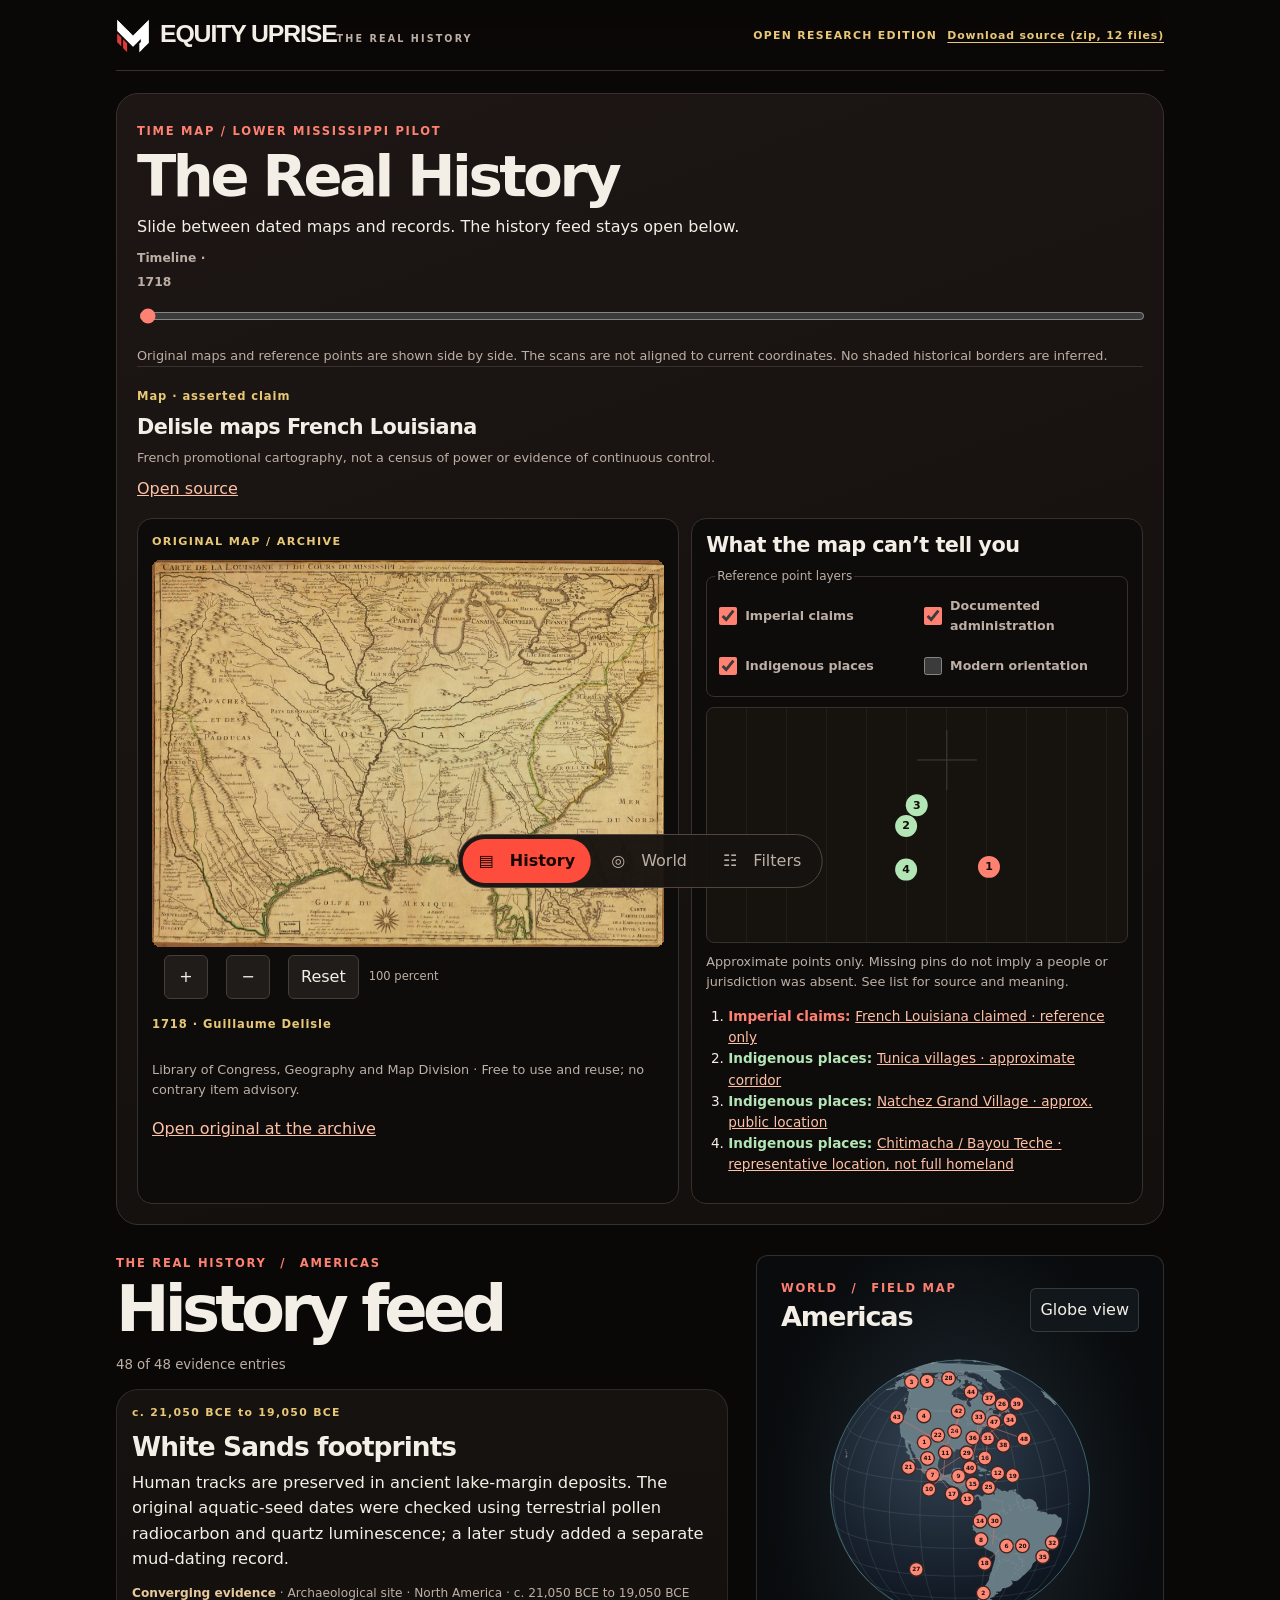
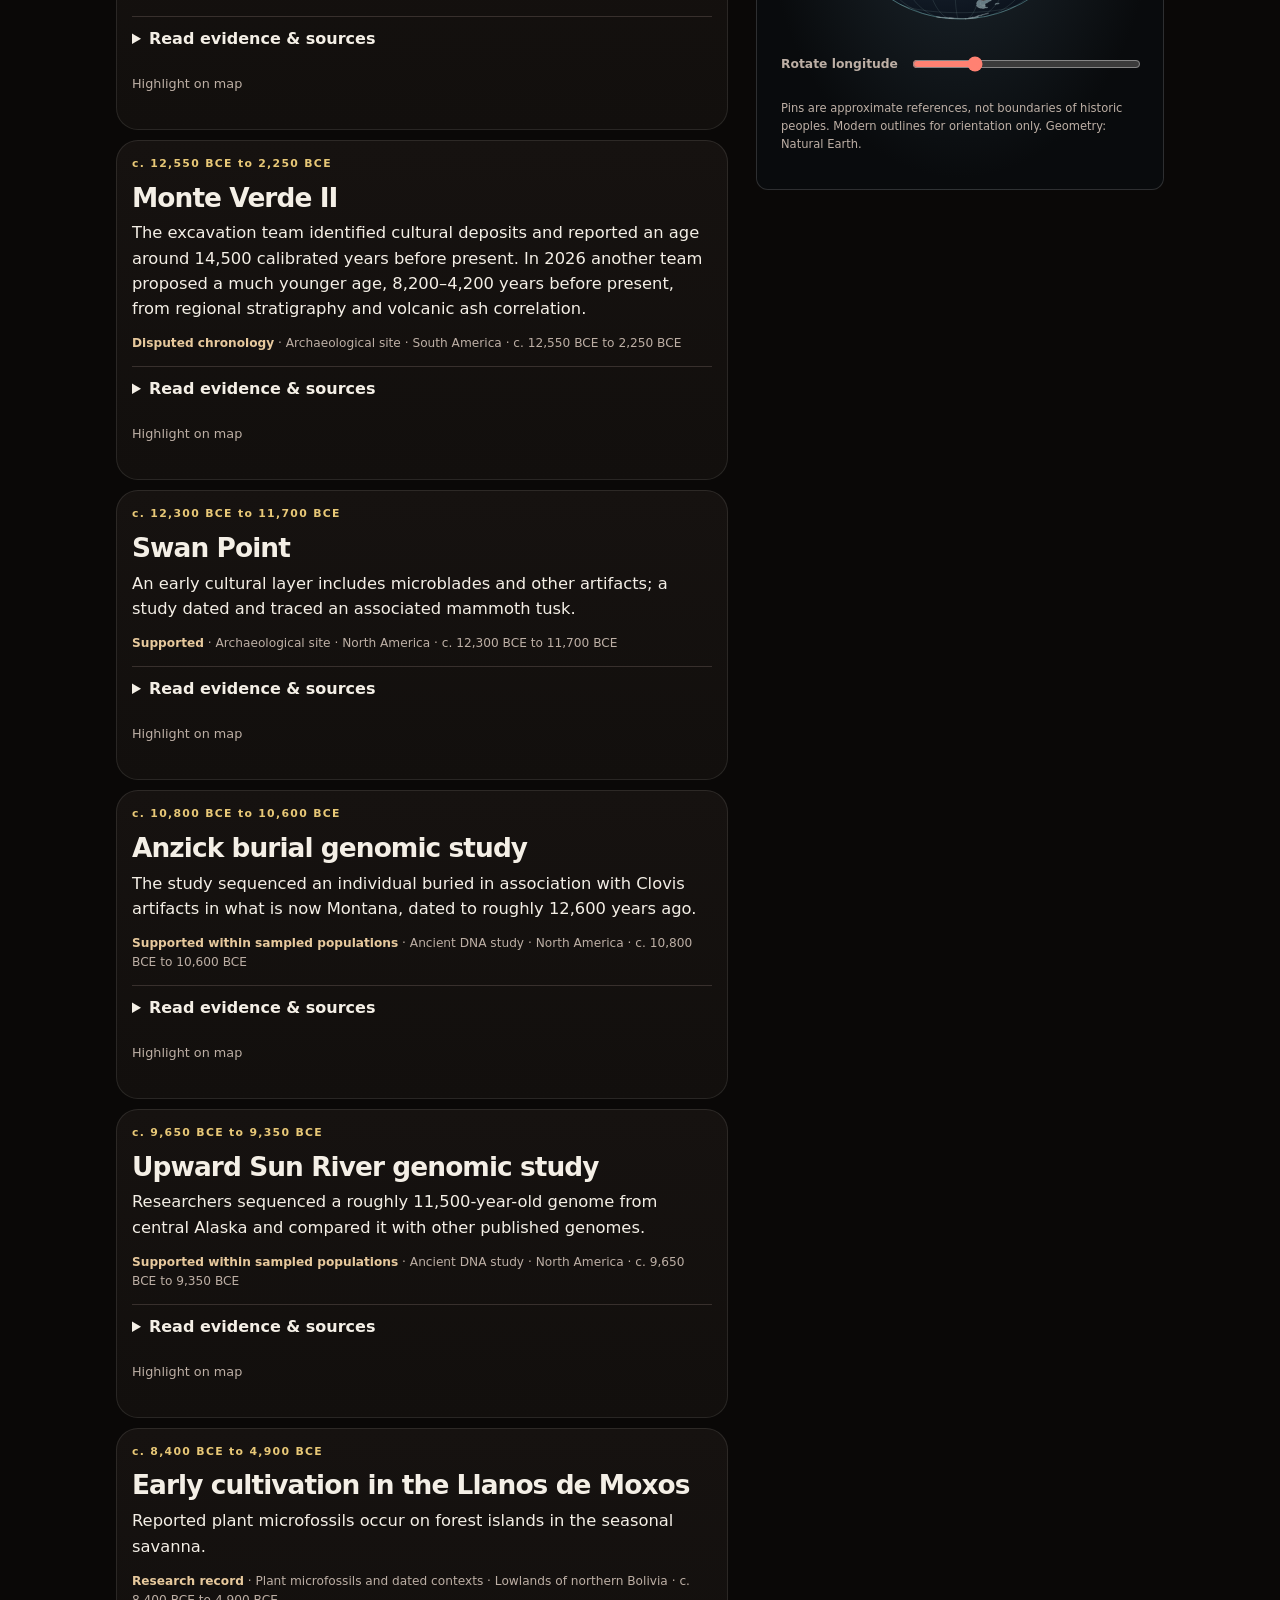
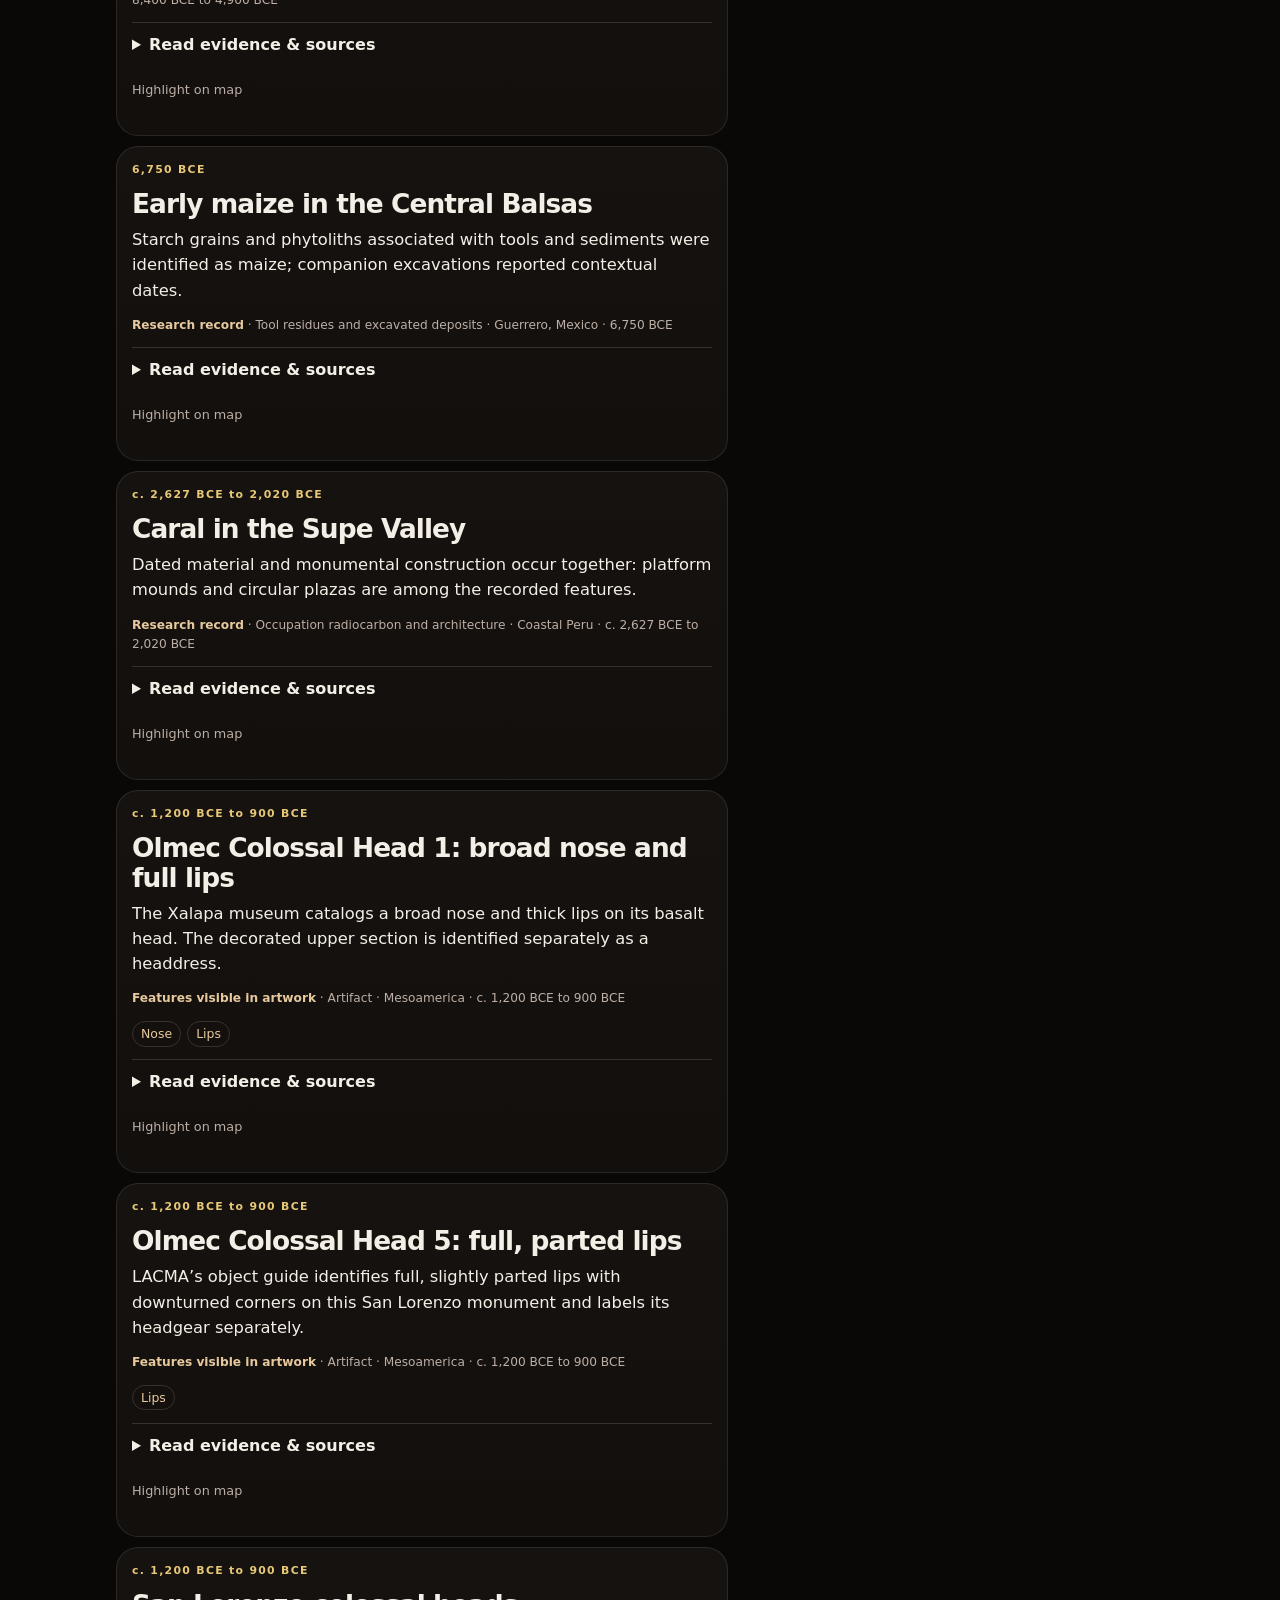
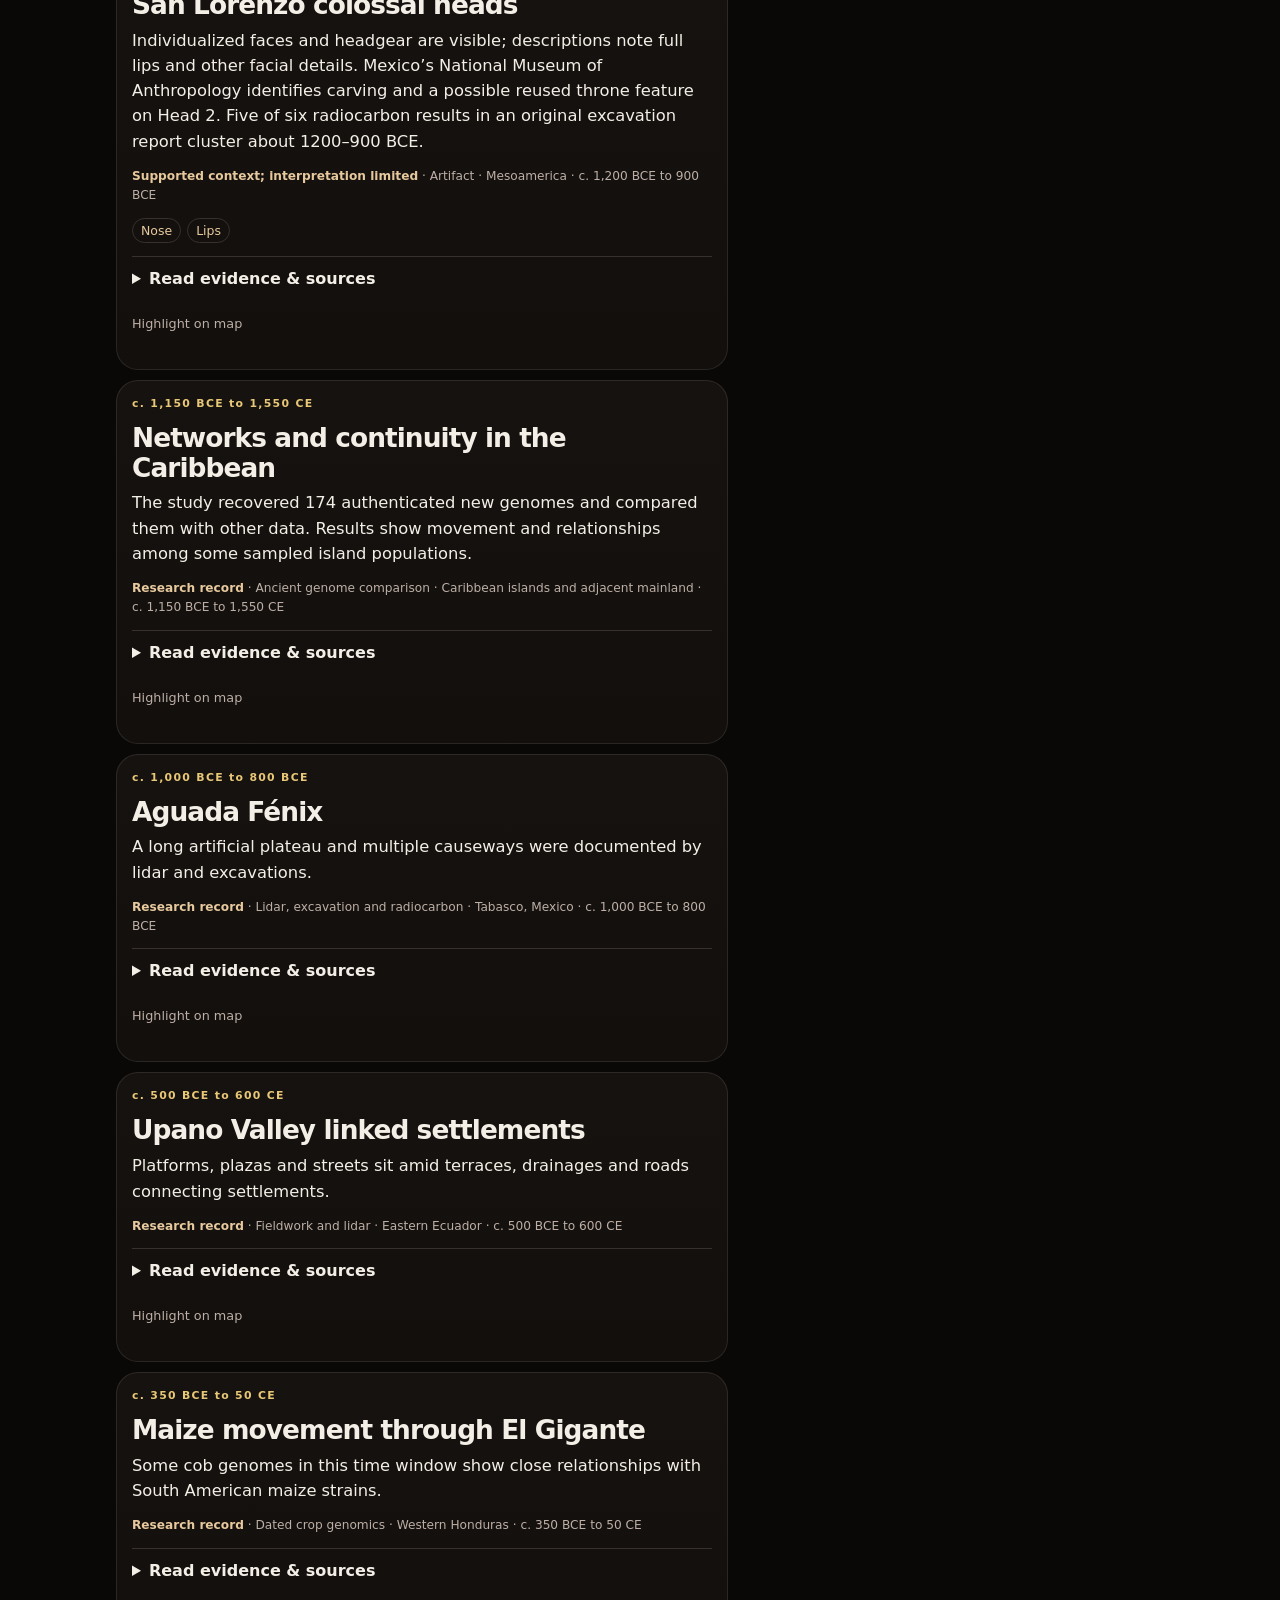
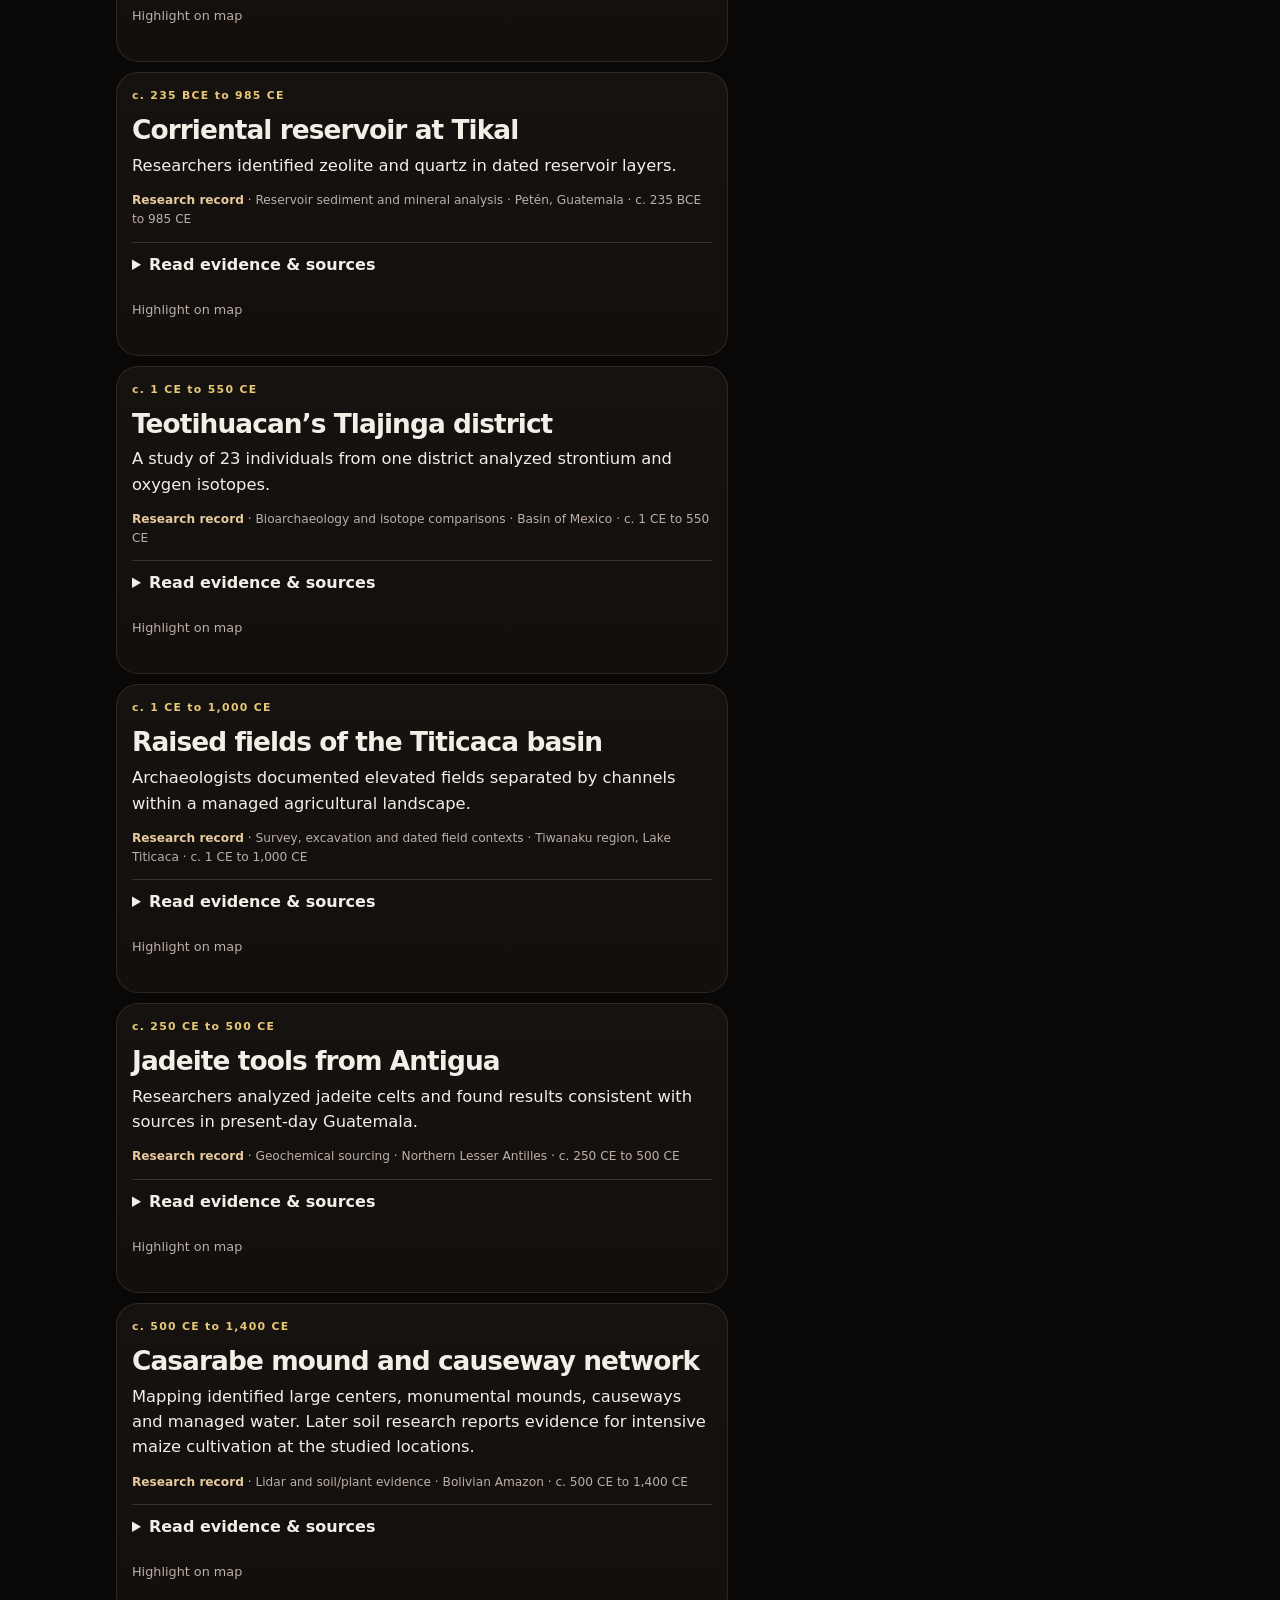
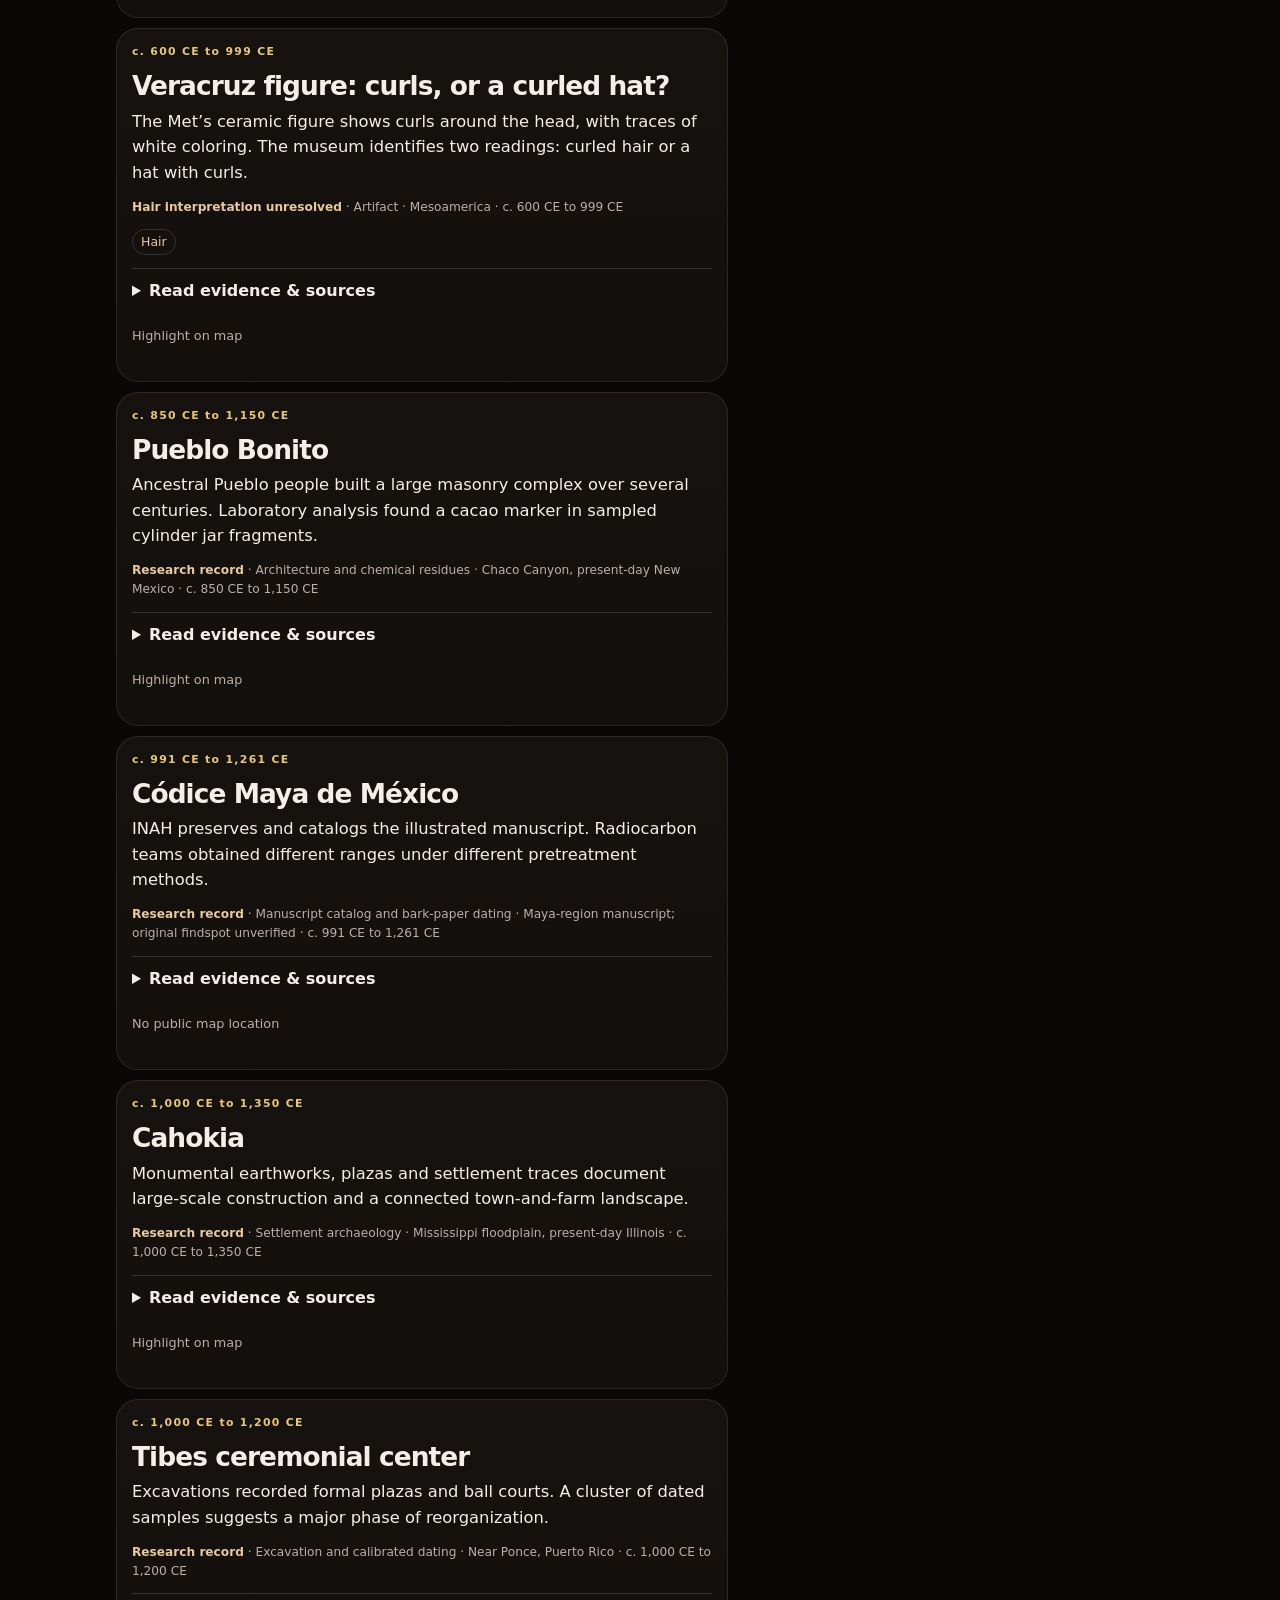
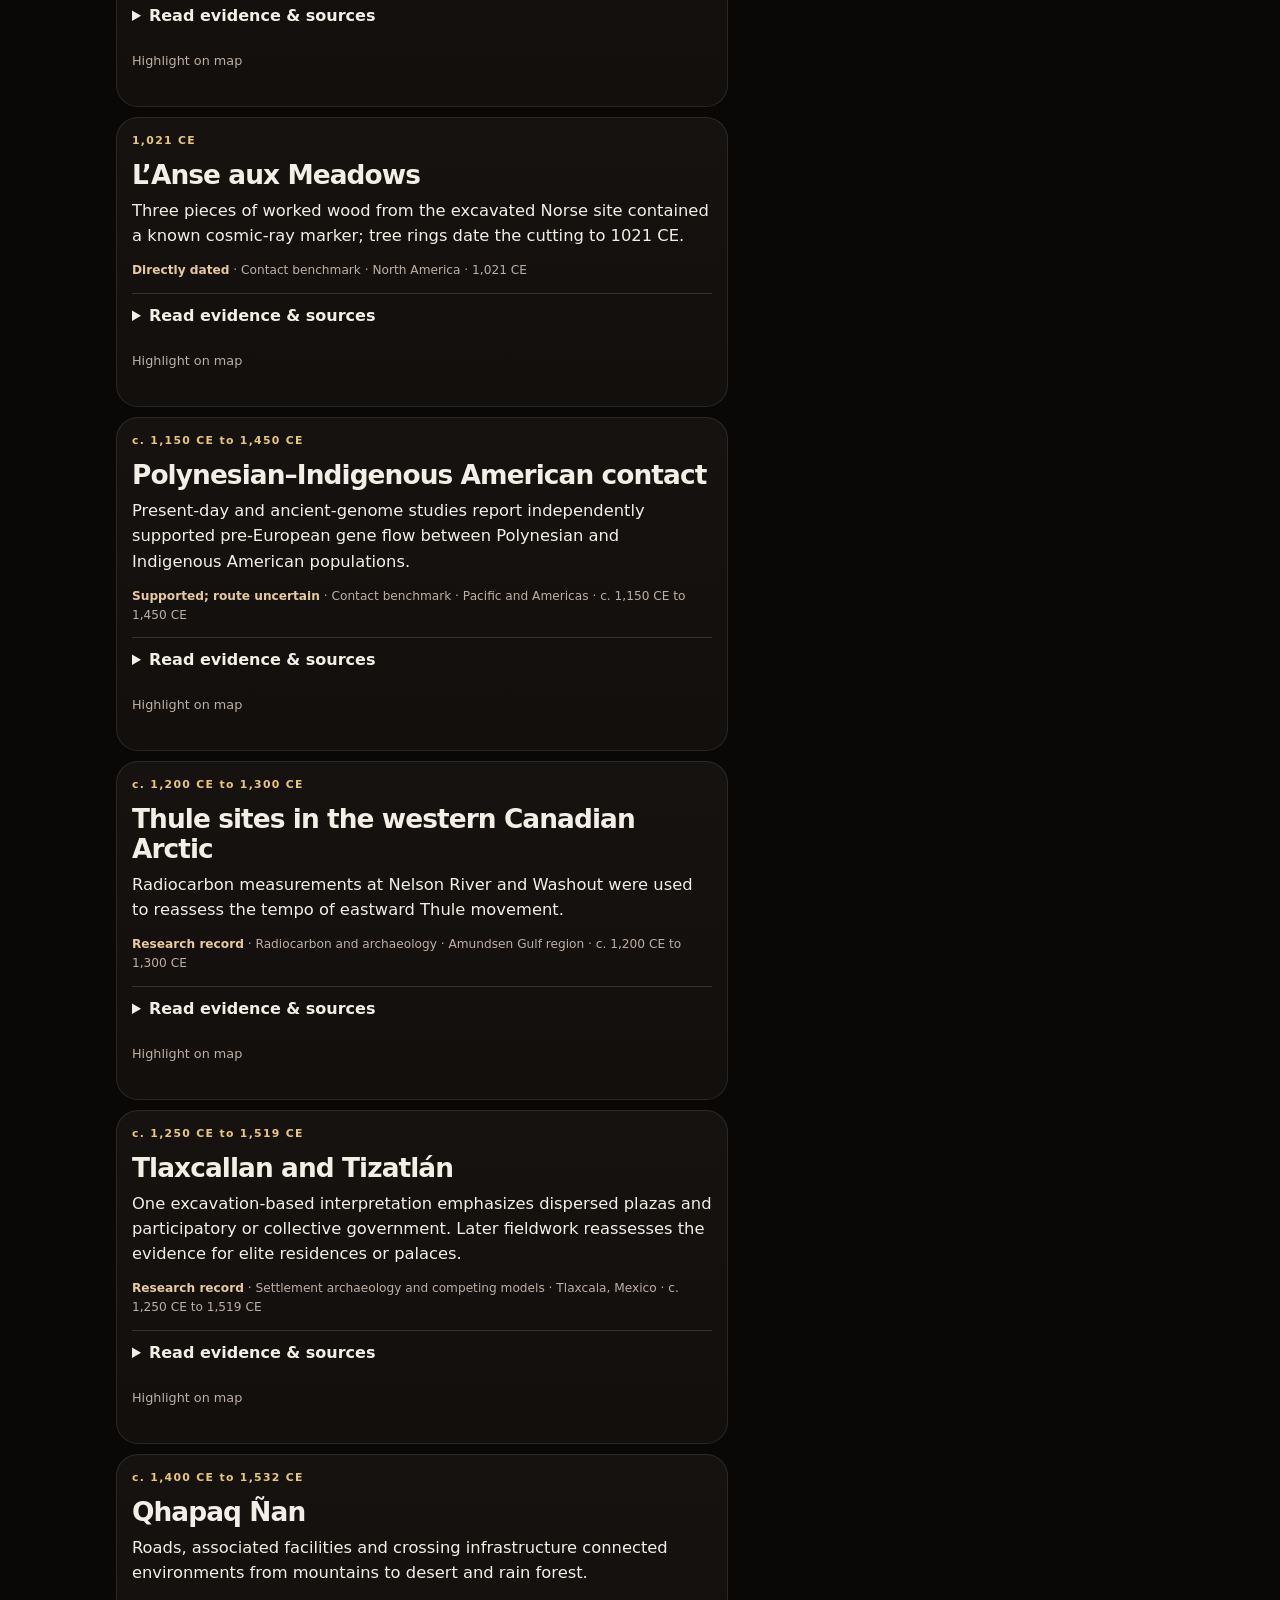
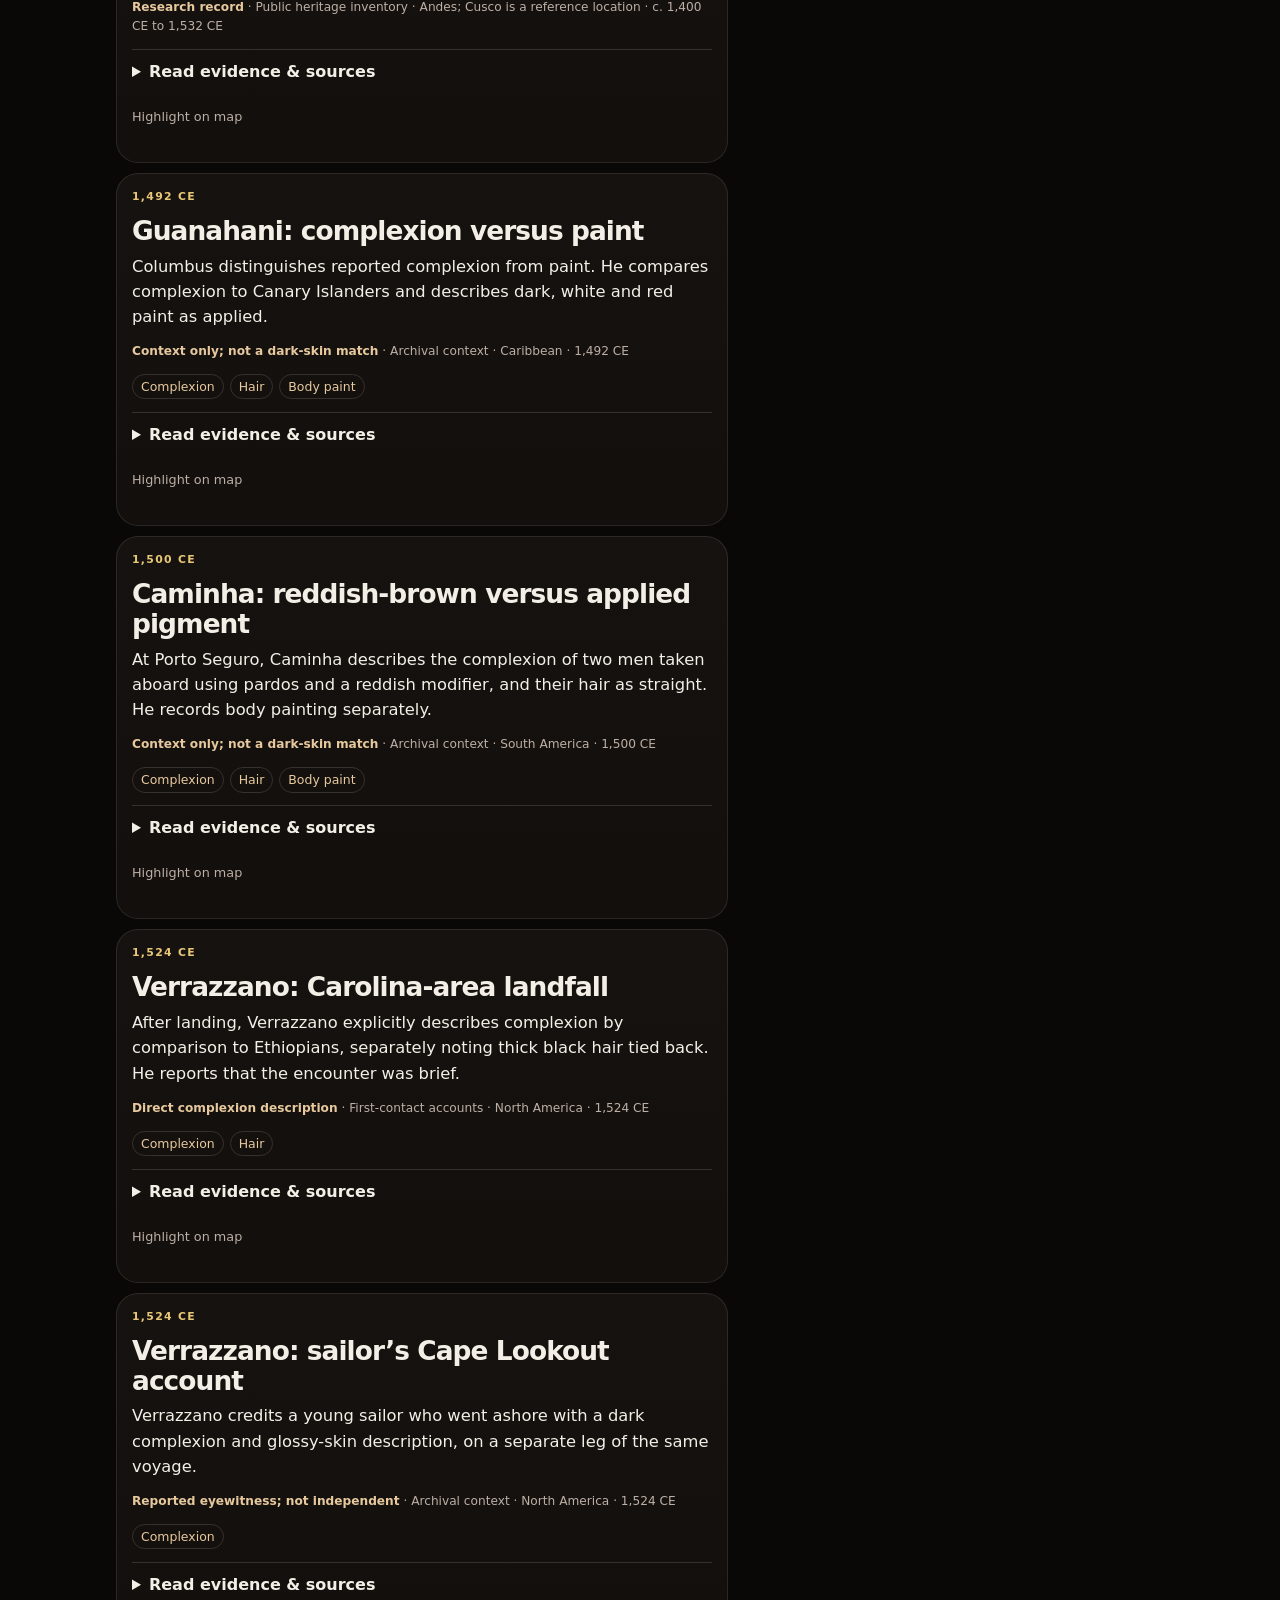
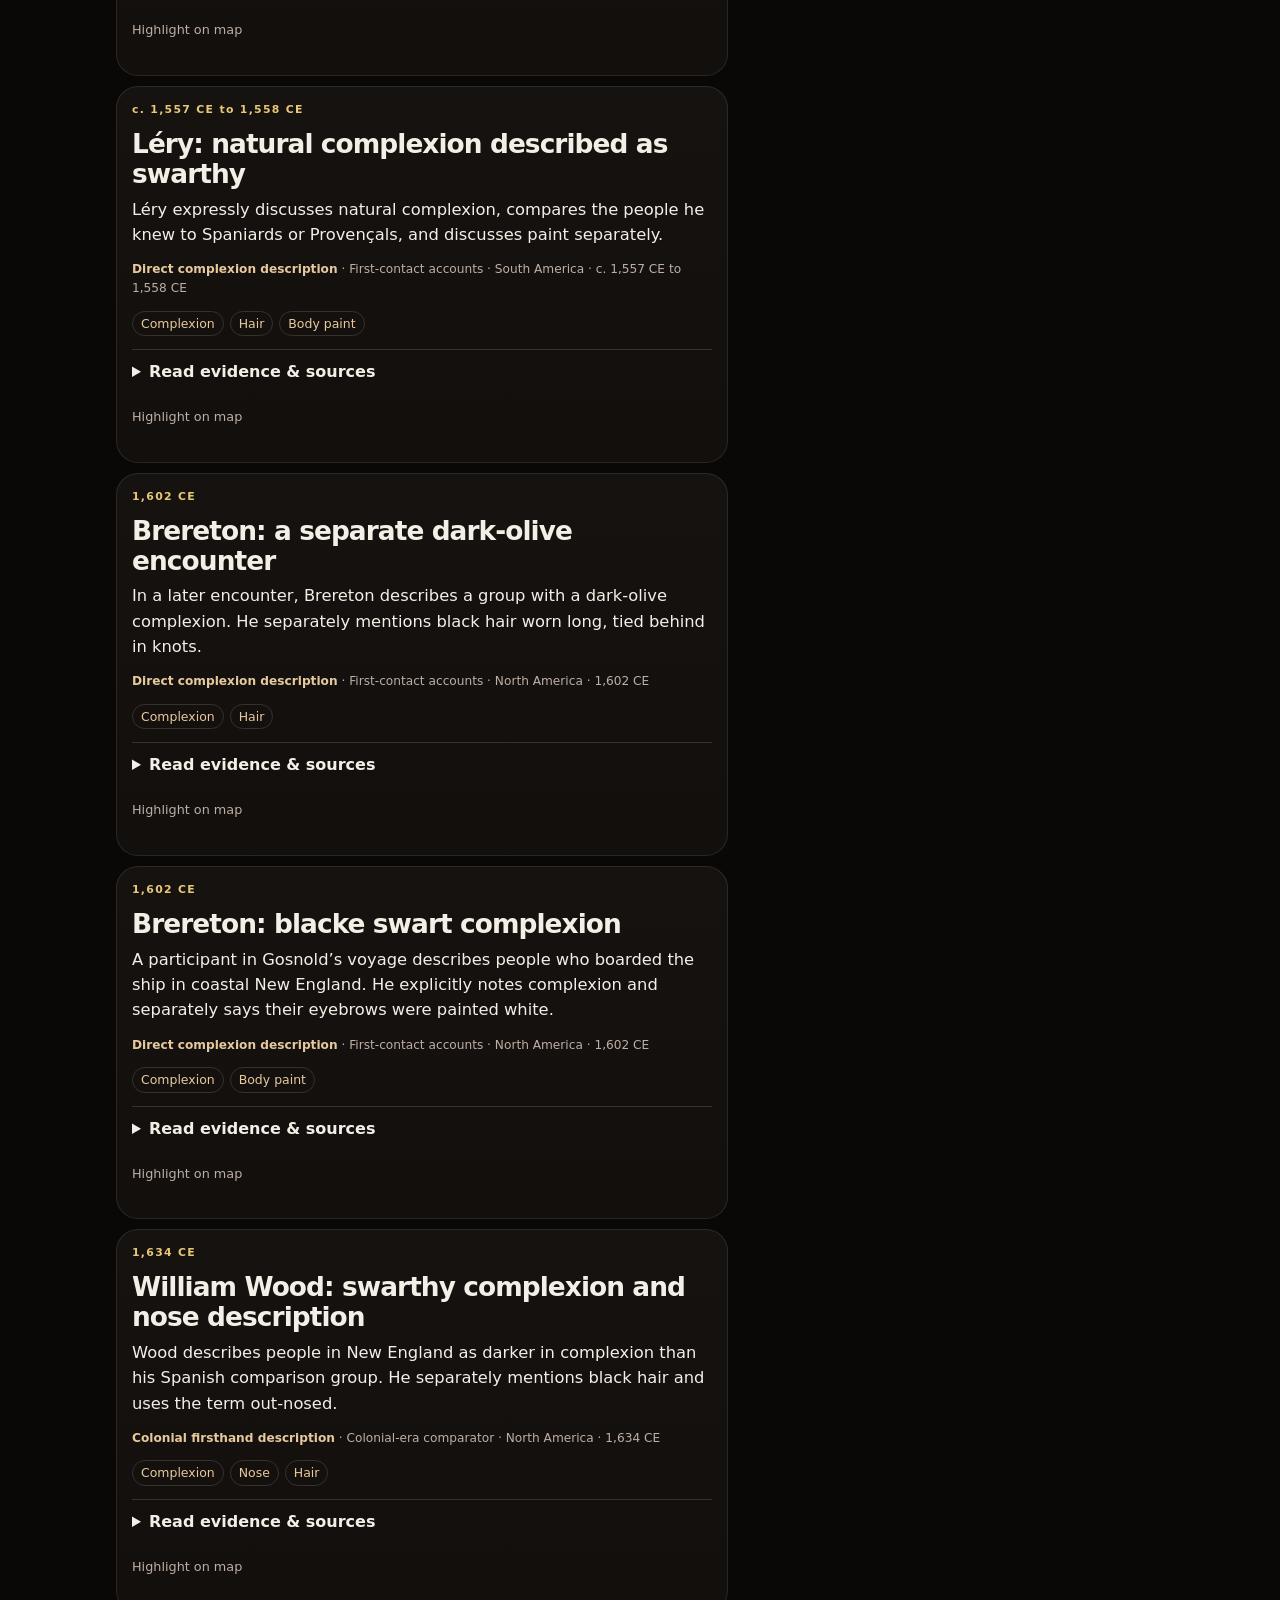
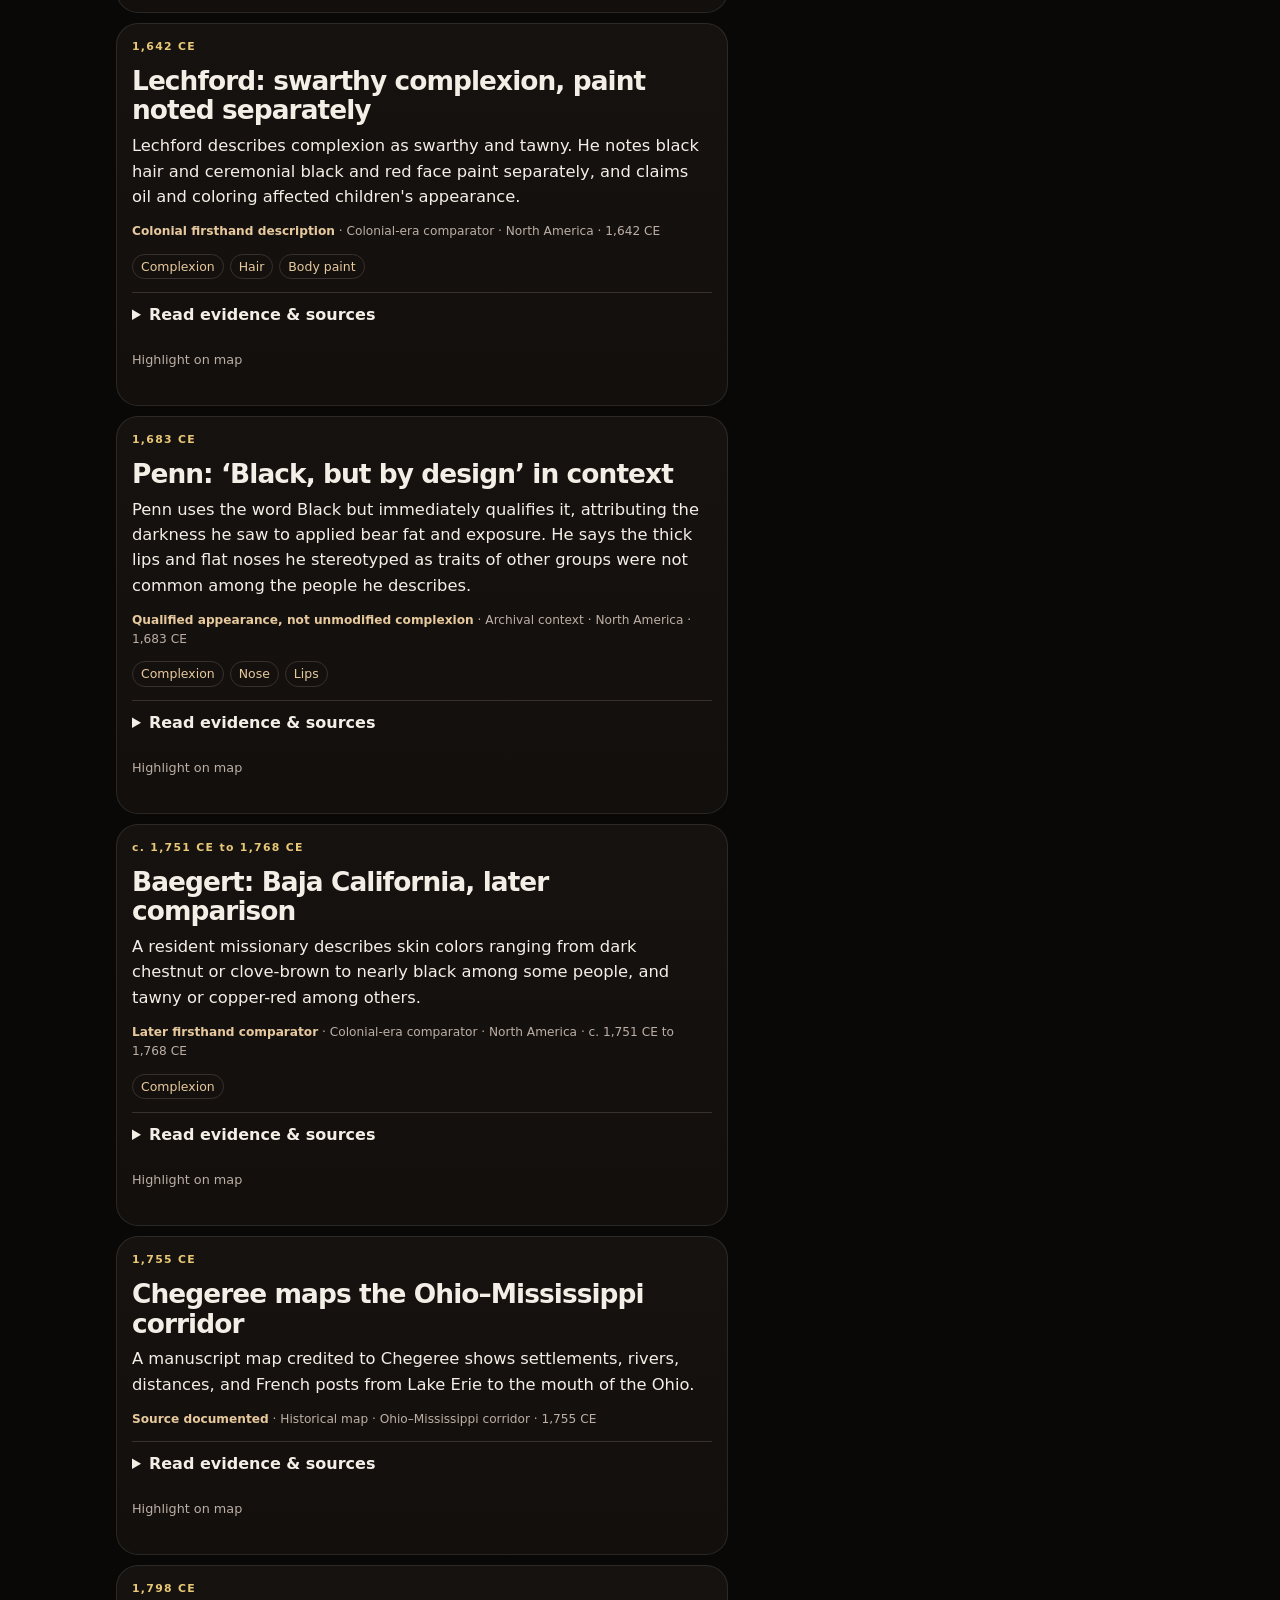
<file: index.html>
<!doctype html><html lang="en"><head><meta charset="utf-8"><meta name="viewport" content="width=device-width,initial-scale=1"><meta name="description" content="Explore a source-linked atlas of the Americas and a historical map timeline for the Lower Mississippi."><title>The Real History | Americas Atlas</title><link rel="stylesheet" href="style.css"><script src="app.js" defer></script></head><body class="mn"><a class="skip" href="#results">Skip to history</a><header class="mn__top"><div class="mn__brand"><img class="mn__brand-mark" alt="" src="[data-uri]"><div><strong>Equity Uprise</strong><small>The Real History</small></div></div><span class="edition">OPEN RESEARCH EDITION</span> <a class="source-zip" href="The-Real-History-v6.zip" download>Download source (zip, 12 files)</a></header><main><section class="timeline" aria-labelledby="timeline-heading"><p class="eyebrow">TIME MAP / LOWER MISSISSIPPI PILOT</p><h1 id="timeline-heading">The Real History</h1><p>Slide between dated maps and records. The history feed stays open below.</p><label for="time-slider">Timeline · <output for="time-slider" id="time-date"></output></label><input type="range" id="time-slider" min="0" step="1" value="0"><div class="time-context">Original maps and reference points are shown side by side. The scans are not aligned to current coordinates. No shaded historical borders are inferred.</div><div id="time-card" aria-live="polite"></div><div class="atlas-comparison"><figure><figcaption>ORIGINAL MAP / ARCHIVE</figcaption><div id="scan-pane"></div></figure><section aria-labelledby="points-title"><h2 id="points-title">What the map can’t tell you</h2><fieldset id="map-layers"><legend>Reference point layers</legend><label><input type="checkbox" id="layer-claim" checked> Imperial claims</label><label><input type="checkbox" id="layer-control" checked> Documented administration</label><label><input type="checkbox" id="layer-indigenous" checked> Indigenous places</label><label><input type="checkbox" id="layer-modern"> Modern orientation</label></fieldset><svg id="pilot-points" viewBox="0 0 420 235" role="group" aria-label="Reference points for this timeline stop"></svg><p class="time-context">Approximate points only. Missing pins do not imply a people or jurisdiction was absent. See list for source and meaning.</p><ol id="pilot-key"></ol></section></div></section><div class="atlas"><section class="results" id="results" aria-labelledby="results-title"><p class="eyebrow">THE REAL HISTORY　/　AMERICAS</p><h2 id="results-title">History feed</h2><p class="count" id="count" role="status">Loading evidence…</p><div id="cards" class="mn__feed"></div></section><div class="map-panel"><div class="panel-head"><div><p class="eyebrow">WORLD　/　FIELD MAP</p><h2>Americas</h2></div><button id="view" type="button" aria-pressed="true">Globe view</button></div><svg id="map" viewBox="0 0 680 570" role="group" aria-label="Interactive map of evidence locations"><defs><radialGradient id="ocean" cx=".43" cy=".32" r=".72"><stop stop-color="#354454"/><stop offset="1" stop-color="#0a111b"/></radialGradient></defs><g id="base"></g><g id="pins"></g></svg><label class="rotate" id="rotation-label">Rotate longitude <input type="range" id="rotation" min="-180" max="180" step="1" value="-87"></label><p class="map-note">Pins are approximate references, not boundaries of historic peoples. Modern outlines for orientation only. Geometry: Natural Earth.</p></div>
</div><dialog id="drawer"><header><h2>Filter history</h2><button id="close">Close</button></header><form class="filters" id="filters" aria-label="Filter evidence"><label>Search evidence<input id="query" type="search" placeholder="Place, claim, or source"></label><label>Region<select id="region"><option value="">All regions</option></select></label><label>Source type<select id="kind"><option value="">All source types</option></select></label><label>Evidence status<select id="status"><option value="">All statuses</option></select></label><label>Period<select id="period"><option value="">All periods</option><option value="early">Before 1 CE</option><option value="pre">1–1491 CE</option><option value="modern">1492 CE onward</option><option value="undated">Undated</option></select></label><label>Appearance evidence<select id="trait"><option value="">All traits</option></select></label><label class="scope-choice"><input type="checkbox" id="strict-complexion"> Direct complexion accounts only</label><p class="scope-note">Appearance tags describe what the source shows or says, not ancestry. Use Source type to separate eyewitness accounts, archival context, and art.</p><button type="reset">Reset</button></form></dialog></main><nav aria-label="History navigation"><button id="feedTab">▤　History</button><button id="mapTab">◎　World</button><button id="filterTab">☷　Filters</button></nav><footer class="site-foot"><p><a class="source-zip" href="The-Real-History-v6.zip" download>Download source (zip, 12 files)</a>. Editable atlas source, including the standalone page, scripts, evidence data and map scans.</p></footer></body></html>
</file>
<file: style.css>
:root{color-scheme:dark;--bg:#0c1920;--panel:#12252d;--line:#34515b;--ink:#f1f1df;--muted:#bdced0;--gold:#f7cc7f;--sea:#73dccc}*{box-sizing:border-box}body{margin:0;background:radial-gradient(ellipse at 82% 6%,#163a43,transparent 55%),var(--bg);color:var(--ink);font:16px/1.56 system-ui,sans-serif}.skip{position:absolute;left:15px;top:-80px;padding:.4rem;background:var(--bg)}.skip:focus{top:6px;z-index:10}.mast,main,footer{max-width:1430px;margin:auto;padding-inline:clamp(16px,4vw,60px)}.mast{display:flex;justify-content:space-between;align-items:center;gap:10px;padding-block:22px;border-bottom:1px solid var(--line)}.brand,.eyebrow,.pill{font:700 .72rem/1.4 system-ui,sans-serif;letter-spacing:.15em}.brand span{font-size:1rem;color:var(--gold);margin-right:8px}.pill{border:1px solid var(--line);padding:.45rem .65rem;border-radius:2rem;color:var(--muted);text-align:center}.intro{padding-block:clamp(34px,8vw,84px) 30px}.eyebrow{color:var(--sea);margin:0 0 6px}.intro h1{font:400 clamp(2.9rem,6.7vw,6.15rem)/.98 Georgia,serif;letter-spacing:-.045em;margin:12px 0 18px}.intro p:last-child{max-width:54ch;color:var(--muted)}.filters{display:grid;grid-template-columns:2fr repeat(4,minmax(0,1fr)) auto;gap:10px;padding:14px;border:1px solid var(--line);border-radius:10px;background:#10242c;align-items:end}label{display:grid;gap:5px;color:var(--muted);font-size:.77rem;font-weight:650}input,select,button{font:inherit;color:var(--ink);background:#0b1c23;border:1px solid #4f6d74;border-radius:6px;min-height:44px;padding:7px 9px;min-width:0;width:100%}button{cursor:pointer;width:auto}button:hover,.active button,.select-card[aria-pressed=true]{border-color:var(--gold);color:var(--gold)}input[type=range]{accent-color:var(--sea);padding:0}.atlas{display:grid;grid-template-columns:minmax(0,1.35fr) minmax(0,1fr);gap:20px;align-items:start;margin-top:20px}.map-panel,.results{border:1px solid var(--line);border-radius:12px;background:var(--panel);padding:clamp(12px,2vw,24px)}.map-panel{position:sticky;top:12px}.panel-head{display:flex;justify-content:space-between;gap:10px;align-items:center}h2{font:400 2.25rem/1.08 Georgia,serif;margin:3px 0 8px}svg{display:block;width:100%;max-height:65vh}.map-note,.count,footer{color:var(--muted);font-size:.83rem}.rotate{grid-template-columns:auto 1fr;align-items:center;gap:12px}.card{background:#102029;border:1px solid var(--line);padding:15px;margin:12px 0;border-radius:8px}.card.active{border-color:var(--gold)}.card h3{margin:8px 0;font:400 1.4rem/1.2 Georgia,serif}.card p,.card ul{margin:.3rem 0 .8rem}.meta{font-size:.76rem;color:var(--muted)}.tag{color:var(--gold);font-weight:700}.card dt{color:#aee9e0;font-size:.79rem;font-weight:800}.card dd{margin:0 0 .65rem}.card button{margin-bottom:8px}.pin{cursor:pointer}.pin .halo{fill:#eac06e;stroke:#0e2833;stroke-width:2.5}.pin[data-selected=true] .halo,.pin:focus .halo{fill:#a5f4d8;stroke:white;stroke-width:3}.pin text{pointer-events:none;font:700 11px system-ui;fill:#14252d;text-anchor:middle;dominant-baseline:central}a{color:#a5f4dc;overflow-wrap:anywhere}:focus-visible{outline:3px solid #ffe1a1;outline-offset:3px}footer{padding-block:28px}@media(max-width:900px){.filters{grid-template-columns:repeat(3,minmax(0,1fr))}.atlas{grid-template-columns:1fr}.map-panel{position:static}svg{max-height:56vh}}@media(max-width:480px){.filters{grid-template-columns:1fr 1fr}.filters label:first-child{grid-column:1/-1}.mast .pill{font-size:.61rem}h2{font-size:1.8rem}}

[hidden]{display:none!important}

.record{border-inline-start:3px solid var(--gold);background:#142a33;padding:.65rem .8rem;border-radius:0 6px 6px 0;margin:.8rem 0}.record h4{margin:0;color:var(--gold);font-size:1.05rem}.record dl{margin:.5rem 0 0}.record blockquote{white-space:pre-line;margin:0;font:1.03rem/1.45 Georgia,serif}.record dd:last-child{margin-bottom:0}

.filters{grid-template-columns:2fr repeat(5,minmax(0,1fr)) auto}.scope-choice{display:flex;align-items:center;grid-column:1/-1;gap:.55rem;min-height:32px}.scope-choice input{width:20px;height:20px;min-height:0;accent-color:var(--sea)}.traits{display:flex;flex-wrap:wrap;gap:6px;list-style:none;padding:0}.traits li{border:1px solid var(--line);padding:2px 8px;border-radius:99px;color:#aee9e0;font-size:.78rem}.visual{display:inline-block;margin-bottom:12px}@media(max-width:900px){.filters{grid-template-columns:repeat(3,minmax(0,1fr))}}@media(max-width:480px){.filters{grid-template-columns:1fr 1fr}}

.scope-note{grid-column:1/-1;margin:0;color:var(--muted);font-size:.8rem}

.mn {
  --mn-bg: #0a0807;
  --mn-raise: #141110;
  --mn-raise-2: #1c1816;
  --mn-ink: #f4efe6;
  --mn-dim: #ada296;
  --mn-faint: #7a7068;
  --mn-rule: rgba(244, 239, 230, 0.1);
  --mn-rule-2: rgba(244, 239, 230, 0.16);
  --mn-hot: #ff4d3d;
  --mn-hot-ink: #1a0503;
  --mn-gold: #e8c877;
  --mn-ui: "Manrope", system-ui, -apple-system, "Segoe UI", sans-serif;
  --mn-display: var(--sig, "Anton", "Impact", sans-serif);
  --mn-ease: cubic-bezier(0.22, 1, 0.36, 1);
  --mn-spring: cubic-bezier(0.34, 1.56, 0.64, 1);
  box-sizing: border-box;
  width: 100%;
  max-width: 44rem;
  margin: 0 auto;
  padding: 0 16px calc(var(--mn-bar-clear, 96px) + 24px);
  color: var(--mn-ink);
  font-family: var(--mn-ui);
}
.mn__top {
  position: sticky; top: 0; z-index: 20;
  display: flex; align-items: center; justify-content: space-between; gap: 10px;
  margin: 0 -16px; padding: calc(14px + env(safe-area-inset-top, 0px)) 16px 12px;
  background: linear-gradient(180deg, rgba(10, 8, 7, 0.96), rgba(10, 8, 7, 0.82));
  -webkit-backdrop-filter: blur(18px) saturate(1.3); backdrop-filter: blur(18px) saturate(1.3);
  transition: padding 0.35s var(--mn-ease), box-shadow 0.35s var(--mn-ease);
}
.mn__brand { display: inline-flex; align-items: center; gap: 10px; min-width: 0; min-height: 44px; margin-right: auto; color: inherit; text-decoration: none; }
.mn__brand-mark { flex: none; width: 34px; height: 34px; object-fit: contain; display: block; transition: transform 0.35s var(--mn-ease); }
.mn__brand strong {
  font-family: var(--mn-display); font-weight: 400; font-size: 1.55rem; line-height: 0.95; letter-spacing: 0.01em; text-transform: uppercase;
  transition: font-size 0.35s var(--mn-ease);
}
.mn__brand small { margin-top: 3px; color: var(--mn-faint); font-weight: 800; font-size: 0.6rem; letter-spacing: 0.22em; text-transform: uppercase; }
.mn__feed { display: grid; gap: 10px; margin-top: 14px; }
.mn__post-card {
  padding: 16px; border-radius: 22px;
  background: linear-gradient(180deg, #161210, #120f0d);
  box-shadow: inset 0 0 0 1px var(--mn-rule);
}
.mn__post-body { margin: 12px 0 0; color: var(--mn-ink); white-space: pre-wrap; overflow-wrap: anywhere; font-size: 1.02rem; line-height: 1.55; }
.mn__post-card { position: relative; }:root{--bg:#0a0807;--panel:#141110;--line:#38302d;--ink:#f4efe6;--muted:#bdafa5;--gold:#e8c877;--sea:#ff8172}html{background:var(--bg)}body.mn{max-width:1080px;background:var(--bg);padding-bottom:100px}.mn__top{margin:0;padding-inline:0;border-bottom:1px solid var(--line)}.mn__brand strong{font-weight:900;letter-spacing:-.045em}.edition,.dateline{font-size:.68rem;font-weight:800;letter-spacing:.12em;color:var(--gold)}main{padding:0}.atlas{grid-template-columns:minmax(0,1.5fr) minmax(0,1fr);gap:28px;margin-top:30px}.results{border:0;background:none;padding:0}.eyebrow{color:#ff8172}.results h2{font:850 clamp(2.4rem,5vw,4rem)/1 system-ui;letter-spacing:-.075em}.card{margin:0;border:none}.card h3{font:750 clamp(1.25rem,2.4vw,1.65rem)/1.13 system-ui;letter-spacing:-.035em}.card .meta{margin-top:.8rem}.card p.dateline{margin:0 0 10px}.tag,.card dt,.traits li{color:#e7c99d}.card summary{cursor:pointer;padding:10px 0;font-weight:650}.card details{border-top:1px solid var(--line)}.record,input,select,button,.filters{background:#201c1a;border-color:#463e39}.card .select-card{background:none;color:var(--muted);font-size:.8rem;padding:3px 0;border:0}.card a{color:#ffc1a6}.map-panel{background:radial-gradient(ellipse at 50% 45%,#1e2931,#090b0d 68%);top:85px;border:1px solid #ffffff26;scroll-margin-top:82px}.map-panel h2{font:750 1.7rem/1.1 system-ui;letter-spacing:-.045em}.pin .halo{fill:#fe8976;stroke:#40231e}.pin[data-selected=true] .halo{fill:white}.pin text{fill:#180c09}.map-panel button{background:#12171c;border-color:#ffffff26}.map-note{font-size:.72rem}nav{display:flex;gap:4px;position:fixed;bottom:calc(12px + env(safe-area-inset-bottom));left:50%;transform:translateX(-50%);z-index:10;background:#171310f5;padding:4px;border:1px solid #53453e;border-radius:99px}nav button{border:0;background:transparent;border-radius:99px;padding-inline:16px;white-space:nowrap;color:var(--muted)}body:not(.world) #feedTab,body.world #mapTab{background:#ff4d3d;color:#180600;font-weight:750}dialog{max-width:min(570px,94vw);max-height:85dvh;border:1px solid var(--line);border-radius:18px;background:#141110;color:var(--ink)}dialog::backdrop{background:#000a}dialog header{display:flex;justify-content:space-between;align-items:center;padding:10px}.filters{grid-template-columns:repeat(2,minmax(0,1fr));border:0;background:none}.filters label:first-child{grid-column:1/-1}.filters input,.filters select{font-size:16px}dialog h2{font:750 1.5rem system-ui}.card.active{box-shadow:inset 0 0 0 2px #ff8172}.mn__brand small{color:var(--muted)}@media(max-width:760px){.atlas{display:block;margin-top:20px}.map-panel{display:none;position:static}.world .map-panel{display:block}.world .results{display:none}.edition{font-size:.58rem}.filters{grid-template-columns:1fr 1fr}.mn__top{top:0}.mn__feed{margin-top:12px}}@media(min-width:761px){.world .map-panel{border-color:#a1455b}}
.timeline{padding:20px;margin-top:22px;border:1px solid var(--line);border-radius:22px;background:linear-gradient(160deg,#1d1614,#120f0d);color:var(--ink)}.timeline h1{margin:.25rem 0;letter-spacing:-.06em;font-size:clamp(2rem,6vw,3.6rem);line-height:1}.timeline p{margin:9px 0}.timeline #time-card{border-top:1px solid var(--line);padding-top:12px}.timeline h2{font:750 1.3rem system-ui;letter-spacing:-.025em;margin:0}.timeline a{color:#ffc1a6}.trail-meta{font-size:.72rem;font-weight:750;color:var(--gold);letter-spacing:.08em}.time-context{font-size:.8rem;color:var(--muted)}.timeline button{margin-left:12px}.timeline input{width:100%}body.world .map-panel{scroll-margin-top:90px}
.atlas-comparison{display:grid;grid-template-columns:minmax(0,1.2fr) minmax(0,1fr);gap:12px;margin-top:16px}.atlas-comparison>*{margin:0;padding:14px;border:1px solid var(--line);border-radius:15px;background:#0e0c0b;min-width:0}.atlas-comparison figcaption{font-size:.7rem;letter-spacing:.12em;color:var(--gold);font-weight:750;margin-bottom:10px}.atlas-comparison img{display:block;width:100%;height:auto;max-height:58vh;object-fit:contain;background:#0b0908;border-radius:8px}.scan-empty{min-height:130px;display:grid;place-items:center;padding:18px;color:var(--muted);border:1px dashed var(--line);border-radius:8px}.atlas-comparison fieldset{margin:10px 0;padding:8px;border:1px solid var(--line);border-radius:8px;display:grid;grid-template-columns:repeat(2,minmax(0,1fr));gap:6px}.atlas-comparison label{display:flex;align-items:center;min-height:44px;font-size:.79rem}.atlas-comparison input[type=checkbox]{display:inline-block;flex:none;min-height:0;width:18px;height:18px;accent-color:#ff8172}.atlas-comparison legend{color:var(--muted);font-size:.75rem}.atlas-comparison svg{background:repeating-linear-gradient(90deg,#16120e,#16120e 39px,#312820 40px);border:1px solid var(--line);border-radius:8px}.atlas-comparison ol{padding-left:22px;font-size:.85rem}.atlas-comparison .kicker{font-weight:750}.point text{text-anchor:middle;dominant-baseline:central;fill:#130b08;font:700 11px system-ui}.point.claim circle{fill:#ff8172}.point.control circle{fill:#edcc80}.point.indigenous circle{fill:#b3e6b5}.point.modern circle{fill:#d6d0cd}.claim .kicker{color:#ff8172}.control .kicker{color:#edcc80}.indigenous .kicker{color:#b3e6b5}@media(max-width:675px){.atlas-comparison{grid-template-columns:1fr}.atlas-comparison img{max-height:50vh}}

.mn__top{flex-wrap:wrap}
.mn__top .source-zip,.site-foot a.source-zip{color:var(--gold);font-size:.68rem;font-weight:800;letter-spacing:.08em;text-decoration:underline;text-underline-offset:3px;white-space:nowrap}
.site-foot{max-width:1080px;margin:0 auto 88px;padding:20px 16px 28px;color:var(--muted);font-size:.83rem}
#scan-pane{display:grid;gap:8px}
.scan-viewport{position:relative;overflow:hidden;touch-action:none;cursor:grab;background:#0b0908;border-radius:8px;max-height:58vh;min-height:130px;user-select:none;-webkit-user-select:none}
.scan-viewport.panning{cursor:grabbing}
.scan-stage{transform-origin:0 0;will-change:transform;width:100%}
.atlas-comparison .scan-viewport img{display:block;width:100%;height:auto;max-height:none;object-fit:contain;pointer-events:none;border-radius:0;background:transparent}
.scan-tools{display:flex;flex-wrap:wrap;align-items:center;gap:6px}
.scan-tools button{min-width:44px;min-height:44px;padding:0 12px}
.scan-zoom-status{font-size:.72rem;color:var(--muted);margin-left:4px}
.point{cursor:pointer}
.point:focus circle,.point:focus-visible circle{stroke:#fff;stroke-width:2.5}
#pilot-key li.active{outline:2px solid var(--gold);outline-offset:2px}
@media(max-width:675px){.scan-viewport{max-height:50vh}}
</file>
